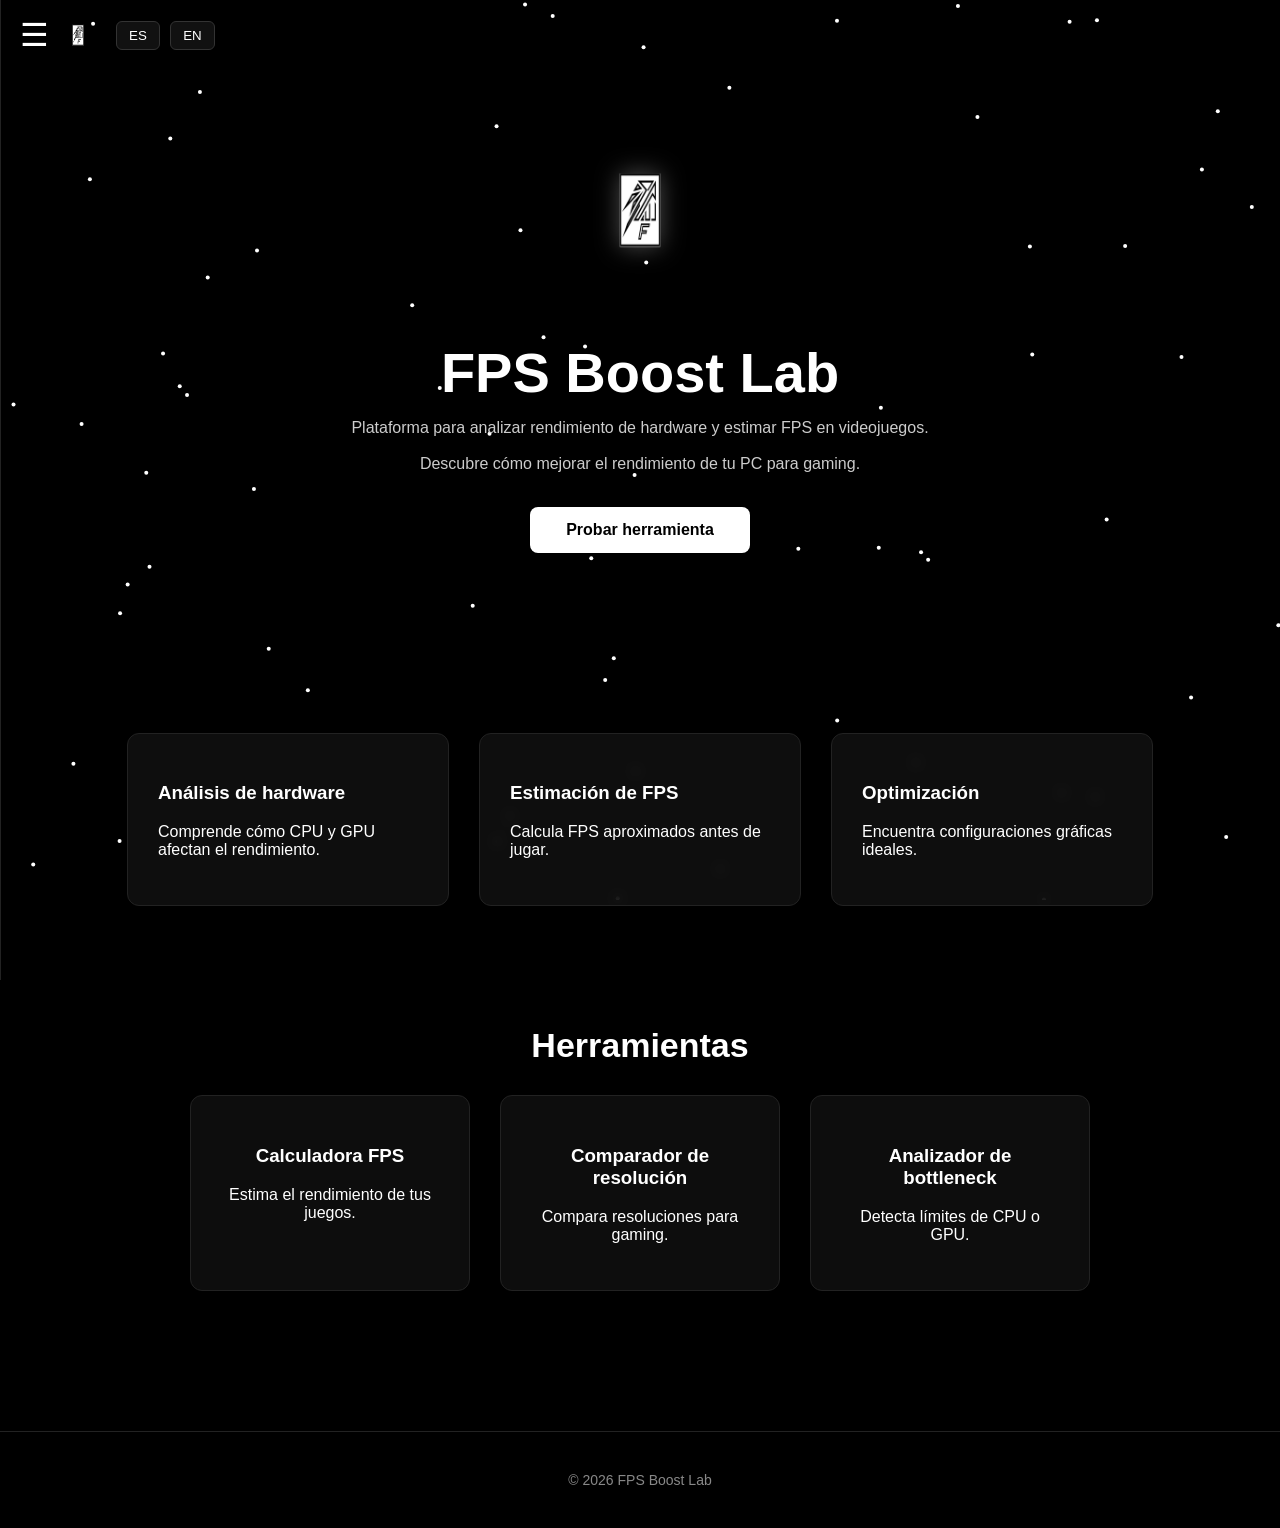
<file: index.html>
<!DOCTYPE html>
<html lang="es">

<head>

<meta charset="UTF-8">
<meta name="viewport" content="width=device-width, initial-scale=1.0">

<title>FPS Boost Lab</title>

<link rel="icon" href="img/logo.png">
<link rel="manifest" href="manifest.json">
<link rel="stylesheet" href="css/style.css">

</head>

<body>

<canvas id="bg"></canvas>

<header class="topbar">

<div class="header-left">

<div class="menu-btn" onclick="toggleMenu()">☰</div>

<img src="img/logo.png" class="logo-top">

</div>

<div class="lang-switch">
<button onclick="setLang('es')">ES</button>
<button onclick="setLang('en')">EN</button>
</div>

</header>


<div id="sidebar" class="sidebar">

<div class="sidebar-logo">
<img src="img/logo.png">
</div>

<a id="menu1" href="#">Inicio</a>
<a id="menu2" href="./FpsBoostLab/">Calculadora FPS</a>
<a id="menu3" href="#tools">Herramientas</a>

</div>


<section class="hero">

<img src="img/logo.png" class="hero-logo">

<h1>FPS Boost Lab</h1>

<p id="text1">
Plataforma para analizar rendimiento de hardware y estimar FPS en videojuegos.
</p>

<p id="text2">
Descubre cómo mejorar el rendimiento de tu PC para gaming.
</p>

<a class="btn" href="./FpsBoostLab/" id="button">
Probar herramienta
</a>

</section>


<section class="features">

<div class="feature">
<h3 id="f1t">Análisis de hardware</h3>
<p id="f1d">Comprende cómo CPU y GPU afectan el rendimiento.</p>
</div>

<div class="feature">
<h3 id="f2t">Estimación de FPS</h3>
<p id="f2d">Calcula FPS aproximados antes de jugar.</p>
</div>

<div class="feature">
<h3 id="f3t">Optimización</h3>
<p id="f3d">Encuentra configuraciones gráficas ideales.</p>
</div>

</section>


<section class="tools" id="tools">

<h2 id="toolsTitle">Herramientas</h2>

<div class="tool-grid">

<div class="tool-card">
<h3 id="tool1">Calculadora FPS</h3>
<p id="tool1d">Estima el rendimiento de tus juegos.</p>
</div>

<div class="tool-card">
<h3 id="tool2">Comparador de resolución</h3>
<p id="tool2d">Compara resoluciones para gaming.</p>
</div>

<div class="tool-card">
<h3 id="tool3">Analizador de bottleneck</h3>
<p id="tool3d">Detecta límites de CPU o GPU.</p>
</div>

</div>

</section>


<footer class="footer">
© 2026 FPS Boost Lab
</footer>


<script src="js/script.js"></script>

</body>
</html>
</file>
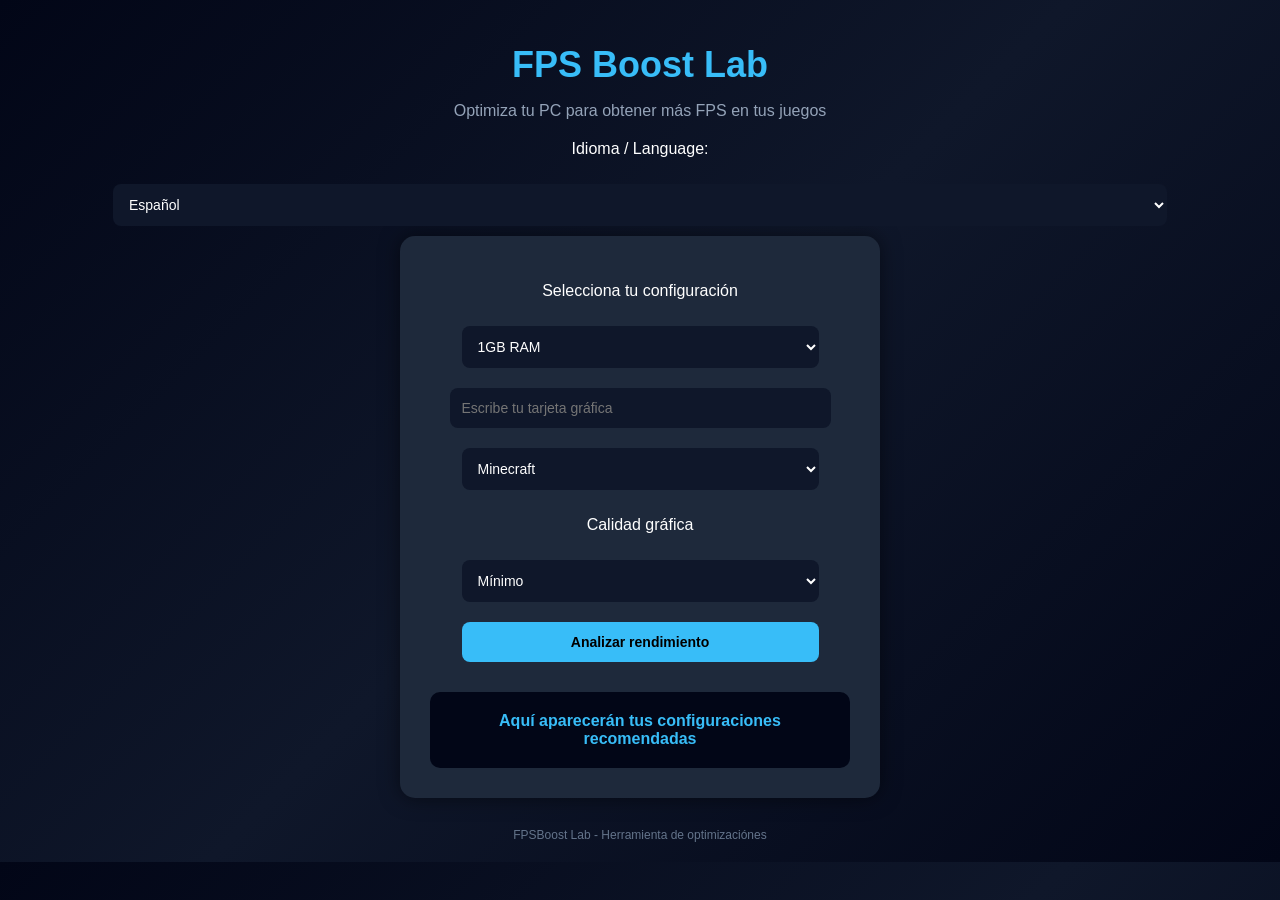
<file: FpsBoostLab/index.html>
<!DOCTYPE html>
<html lang="es">
<head>
<meta charset="UTF-8">
<meta name="viewport" content="width=device-width, initial-scale=1.0">
<title>FPS Boost Lab</title>

<!-- PWA -->
<link rel="manifest" href="manifest.json">
<link rel="icon" href="icon-192.png" type="image/png">
<link rel="apple-touch-icon" href="icon-192.png">
<meta name="theme-color" content="#0f172a">

<style>
body{
  background:linear-gradient(135deg,#020617,#0f172a,#020617);
  color:white;
  font-family:Arial;
  text-align:center;
  padding:20px;
  margin:0;
}
h1{
  color:#38bdf8;
  font-size:36px;
  margin-bottom:10px;
}
.subtitle{
  color:#94a3b8;
  margin-bottom:20px;
}
.container{
  background:#1e293b;
  padding:30px;
  border-radius:15px;
  width:420px;
  margin:auto;
  box-shadow:0px 0px 20px rgba(0,0,0,0.5);
}
select,input,button{
  padding:12px;
  margin:10px 0;
  width:85%;
  border-radius:8px;
  border:none;
  font-size:14px;
}
select,input{
  background:#0f172a;
  color:white;
}
button{
  background:#38bdf8;
  color:black;
  font-weight:bold;
  cursor:pointer;
  transition:0.3s;
}
button:hover{
  background:#0ea5e9;
}
.resultado{
  margin-top:20px;
  background:#020617;
  padding:20px;
  border-radius:10px;
  color:#38bdf8;
  font-weight:bold;
}
.footer{
  margin-top:30px;
  color:#64748b;
  font-size:12px;
}
.btn-afiliado{
  display:inline-block;
  padding:10px 20px;
  margin:5px;
  background:#38bdf8;
  color:black;
  border-radius:8px;
  text-decoration:none;
  font-weight:bold;
  transition:0.3s;
}
.btn-afiliado:hover{
  background:#0ea5e9;
}
@media (max-width: 480px){
  .container{
    width:90%;
    padding:20px;
  }
  select,input,button{
    width:95%;
  }
}
</style>
</head>

<body>

<h1 id="title">FPS Boost Lab</h1>
<p class="subtitle" id="subtitle">Optimiza tu PC para obtener más FPS en tus juegos</p>

<p>Idioma / Language:</p>
<select id="lang" onchange="cambiarIdioma()">
  <option value="es">Español</option>
  <option value="en">English</option>
</select>

<div class="container">
  <p id="selectConfig">Selecciona tu configuración</p>

  <select id="ram"></select>
  <input list="gpus" id="gpu" placeholder="">
  <datalist id="gpus"></datalist>

  <select id="game"></select>

  <p id="calidadLabel">Calidad gráfica</p>
  <select id="calidad"></select>

  <button onclick="optimizar()" id="btnAnalizar">Analizar rendimiento</button>

  <div class="resultado" id="resultado">Aquí aparecerán tus configuraciones recomendadas</div>
</div>

<div class="footer" id="footer">FPSBoost Lab - Herramienta de optimizaciónes</div>

<script>
// Textos estáticos
const textos = {
  es: {
    title: "FPS Boost Lab",
    subtitle: "Optimiza tu PC para obtener más FPS en tus juegos",
    selectConfig: "Selecciona tu configuración",
    calidadGrafica: "Calidad gráfica",
    boton: "Analizar rendimiento",
    resultadoDefault: "Aquí aparecerán tus configuraciones recomendadas",
    footer: "FPSBoost Lab - Herramienta de optimizaciónes",
    comprarGPU: "Comprar GPU recomendada",
    comprarRAM: "Comprar RAM recomendada",
    ram: ["1GB RAM","2GB RAM","4GB RAM","6GB RAM","8GB RAM","12GB RAM","16GB RAM","32GB RAM"],
    juegos: ["Minecraft","Valorant","Fortnite","CS2","GTA V","Roblox","League of Legends","Apex Legends","Warzone"],
    calidad: ["Mínimo","Bajo","Medio","Alto","Ultra"]
  },
  en: {
    title: "FPS Boost Lab",
    subtitle: "Optimize your PC for higher FPS in games",
    selectConfig: "Select your configuration",
    calidadGrafica: "Graphics quality",
    boton: "Analyze performance",
    resultadoDefault: "Your recommended settings will appear here",
    footer: "FPSBoost Lab - Optimization tool",
    comprarGPU: "Buy recommended GPU",
    comprarRAM: "Buy recommended RAM",
    ram: ["1GB RAM","2GB RAM","4GB RAM","6GB RAM","8GB RAM","12GB RAM","16GB RAM","32GB RAM"],
    juegos: ["Minecraft","Valorant","Fortnite","CS2","GTA V","Roblox","League of Legends","Apex Legends","Warzone"],
    calidad: ["Minimum","Low","Medium","High","Ultra"]
  }
};

// GPUs fijas
const gpuList = ["Intel HD 4000","Intel UHD 605","Intel UHD 620","Intel Iris Xe",
"GTX 750","GTX 950","GTX 1050","GTX 1050 Ti","GTX 1650","GTX 1660",
"RTX 2060","RTX 3060","RTX 4060","RX 560","RX 570","RX 580","RX 6500","RX 6600"];

// Cambiar idioma dinámico
function cambiarIdioma(){
  const lang = document.getElementById("lang").value;
  const t = textos[lang];
  document.getElementById("title").innerText = t.title;
  document.getElementById("subtitle").innerText = t.subtitle;
  document.getElementById("selectConfig").innerText = t.selectConfig;
  document.getElementById("calidadLabel").innerText = t.calidadGrafica;
  document.getElementById("btnAnalizar").innerText = t.boton;
  document.getElementById("resultado").innerText = t.resultadoDefault;
  document.getElementById("footer").innerText = t.footer;

  // Llenar RAM
  let ramSelect = document.getElementById("ram");
  ramSelect.innerHTML = "";
  t.ram.forEach(r => { ramSelect.innerHTML += `<option>${r}</option>` });

  // Llenar juegos
  let gameSelect = document.getElementById("game");
  gameSelect.innerHTML = "";
  t.juegos.forEach(g => { gameSelect.innerHTML += `<option>${g}</option>` });

  // Llenar calidad
  let calSelect = document.getElementById("calidad");
  calSelect.innerHTML = "";
  t.calidad.forEach(c => { calSelect.innerHTML += `<option>${c}</option>` });

  // Placeholder GPU
  document.getElementById("gpu").placeholder = lang=="es"?"Escribe tu tarjeta gráfica":"Type your GPU";
  // Llenar datalist
  let gpuDatalist = document.getElementById("gpus");
  gpuDatalist.innerHTML = "";
  gpuList.forEach(g => { gpuDatalist.innerHTML += `<option value="${g}">` });
}

// Inicializa idioma por defecto
cambiarIdioma();

// Optimización de FPS
function optimizar() {
  let lang = document.getElementById("lang").value;
  let ram = document.getElementById("ram").value;
  let gpu = document.getElementById("gpu").value;
  let game = document.getElementById("game").value;
  let calidad = document.getElementById("calidad").value;

  let fps = 0;

  // GPU
  if(gpu == "Intel HD 4000"){ fps += 40 }
  else if(gpu == "Intel UHD 605"){ fps += 60 }
  else if(gpu == "Intel UHD 620"){ fps += 80 }
  else if(gpu == "Intel Iris Xe"){ fps += 140 }
  else if(gpu == "GTX 750"){ fps += 120 }
  else if(gpu == "GTX 950"){ fps += 160 }
  else if(gpu == "GTX 1050"){ fps += 200 }
  else if(gpu == "GTX 1050 Ti"){ fps += 240 }
  else if(gpu == "GTX 1650"){ fps += 300 }
  else if(gpu == "GTX 1660"){ fps += 350 }
  else if(gpu == "RTX 2060"){ fps += 420 }
  else if(gpu == "RTX 3060"){ fps += 520 }
  else if(gpu == "RTX 4060"){ fps += 650 }
  else if(gpu == "RX 560"){ fps += 180 }
  else if(gpu == "RX 570"){ fps += 260 }
  else if(gpu == "RX 580"){ fps += 300 }
  else if(gpu == "RX 6500"){ fps += 340 }
  else if(gpu == "RX 6600"){ fps += 500 }

  // RAM
  if(ram == "1GB RAM"){ fps -= 120 }
  else if(ram == "2GB RAM"){ fps -= 80 }
  else if(ram == "4GB RAM"){ fps -= 40 }
  else if(ram == "6GB RAM"){ fps -= 20 }
  else if(ram == "8GB RAM"){ fps += 0 }
  else if(ram == "12GB RAM"){ fps += 20 }
  else if(ram == "16GB RAM"){ fps += 40 }
  else if(ram == "32GB RAM"){ fps += 80 }

  // Juegos
  if(game == "Minecraft"){ fps += 120 }
  else if(game == "Valorant"){ fps += 100 }
  else if(game == "Roblox"){ fps += 90 }
  else if(game == "League of Legends"){ fps += 110 }
  else if(game == "CS2"){ fps -= 60 }
  else if(game == "Fortnite"){ fps -= 80 }
  else if(game == "GTA V"){ fps -= 100 }
  else if(game == "Apex Legends"){ fps -= 120 }
  else if(game == "Warzone"){ fps -= 180 }

  // Calidad gráfica
  if(calidad == textos[lang].calidad[0]){ fps *= 1.35 }
  else if(calidad == textos[lang].calidad[1]){ fps *= 1.15 }
  else if(calidad == textos[lang].calidad[2]){ fps *= 1 }
  else if(calidad == textos[lang].calidad[3]){ fps *= 0.75 }
  else if(calidad == textos[lang].calidad[4]){ fps *= 0.55 }

  if(fps < 5){ fps = 5 }
  let fpsMostrar = Math.round(fps);
  if(fps > 500){ fpsMostrar = "500+" }

  // Score
  let score = Math.round(fps / 5);
  if(score > 100){ score = 100 }
  if(score < 1){ score = 1 }

  // Nivel
  let nivel = "";
  if(score < 20){ nivel = lang=="es"?"PC gama baja":"Low-end PC" }
  else if(score < 40){ nivel = lang=="es"?"PC gama media":"Mid-range PC" }
  else if(score < 70){ nivel = lang=="es"?"PC gama alta":"High-end PC" }
  else{ nivel = lang=="es"?"PC de muy alta gama":"Top-tier PC" }

  // Recomendación
  let recomendacion = "";
  if(fps < 30){ recomendacion = lang=="es"?"Usar gráficos en MÍNIMO":"Use MINIMUM graphics" }
  else if(fps < 60){ recomendacion = lang=="es"?"Usar gráficos en BAJO":"Use LOW graphics" }
  else if(fps < 120){ recomendacion = lang=="es"?"Usar gráficos en MEDIO":"Use MEDIUM graphics" }
  else if(fps < 200){ recomendacion = lang=="es"?"Usar gráficos en ALTO":"Use HIGH graphics" }
  else{ recomendacion = lang=="es"?"Tu PC puede jugar en ULTRA sin problemas":"Your PC can run ULTRA without problems" }

  // Botones de afiliados
  let afiliados = `<div class="afiliados">
    <a href="https://www.amazon.com/?tag=joelpem-20" target="_blank" class="btn-afiliado">${textos[lang].comprarGPU}</a>
    <a href="https://www.amazon.com/?tag=joelpem-20" target="_blank" class="btn-afiliado">${textos[lang].comprarRAM}</a>
  </div>`;

  let resultado = 
  "🎮 FPS estimados: " + fpsMostrar + " FPS <br><br>" +
  "⚙️ Calidad seleccionada: " + calidad + "<br><br>" +
  "📊 Score del sistema: " + score + "/100 <br><br>" +
  nivel + "<br><br>" +
  "💡 " + recomendacion + "<br><br>" +
  afiliados;

  document.getElementById("resultado").innerHTML = resultado;
}
</script>
</body>
</html>
</file>
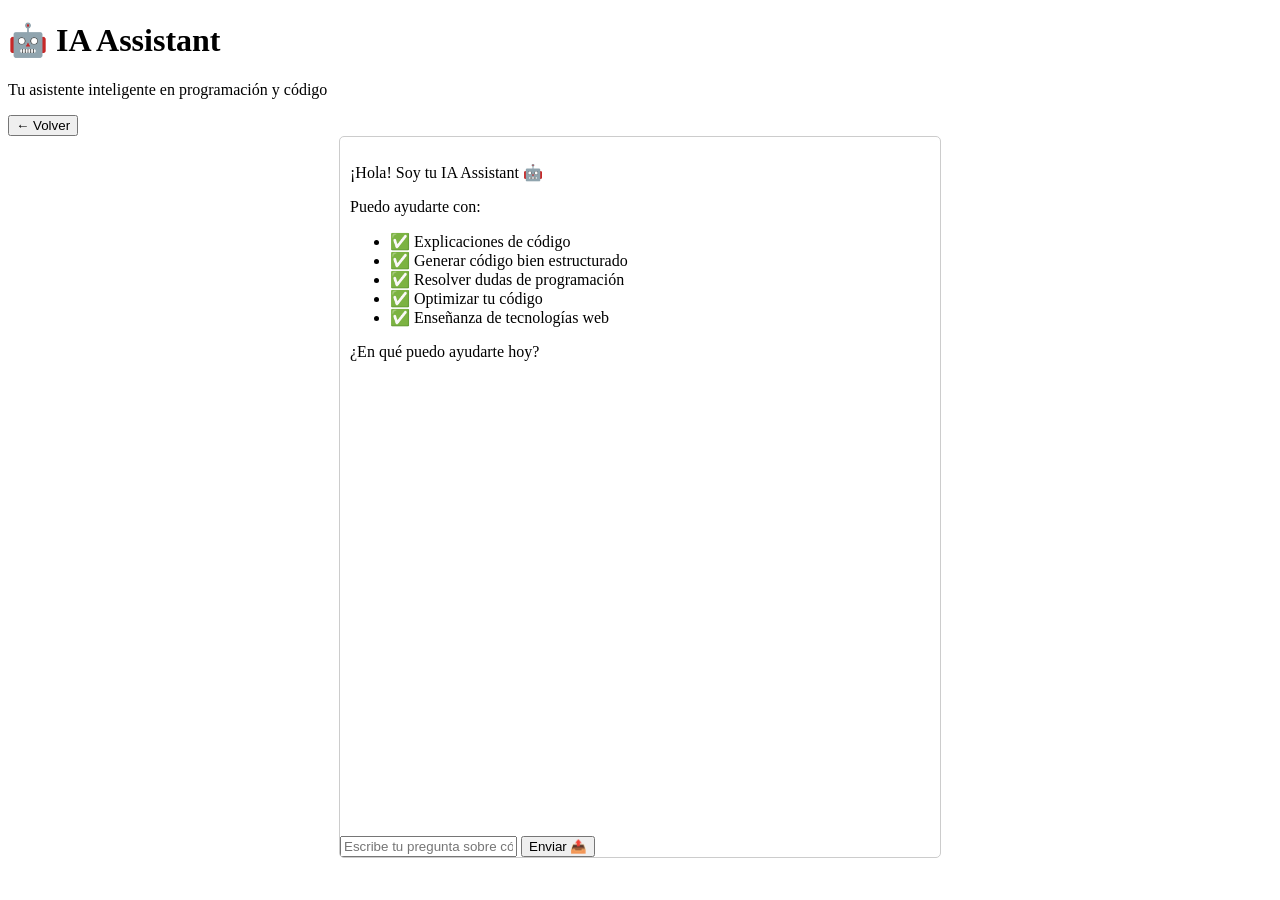
<file: IA-Assistant/index.html>
<!DOCTYPE html>
<html lang="es">
<head>
    <meta charset="UTF-8">
    <meta name="viewport" content="width=device-width, initial-scale=1.0">
    <title>IA Assistant - Programación y Código</title>
    <link rel="stylesheet" href="css/style.css">
</head>
<body>
    <div class="container">
        <header class="header">
            <div class="header-content">
                <h1>🤖 IA Assistant</h1>
                <p>Tu asistente inteligente en programación y código</p>
            </div>
            <button class="back-btn" onclick="window.location.href='../index.html'">← Volver</button>
        </header>

        <main class="chat-container">
            <div class="chat-messages" id="chatMessages">
                <div class="message bot-message">
                    <div class="message-content">
                        <p>¡Hola! Soy tu IA Assistant 🤖</p>
                        <p>Puedo ayudarte con:</p>
                        <ul>
                            <li>✅ Explicaciones de código</li>
                            <li>✅ Generar código bien estructurado</li>
                            <li>✅ Resolver dudas de programación</li>
                            <li>✅ Optimizar tu código</li>
                            <li>✅ Enseñanza de tecnologías web</li>
                        </ul>
                        <p>¿En qué puedo ayudarte hoy?</p>
                    </div>
                </div>
            </div>

            <div class="chat-input-area">
                <div class="input-wrapper">
                    <input 
                        type="text" 
                        id="userInput" 
                        placeholder="Escribe tu pregunta sobre código o programación..."
                        onkeypress="handleKeyPress(event)"
                        autocomplete="off"
                    >
                    <button id="sendBtn" onclick="sendMessage()" class="send-btn">
                        Enviar 📤
                    </button>
                </div>
                <div class="loading" id="loading" style="display:none;">
                    <span class="spinner"></span>
                    <span>IA pensando...</span>
                </div>
            </div>
        </main>
    </div>

    <script src="js/ai-engine.js"></script>
    <script src="js/chatbot.js"></script>
</body>
</html>
</file>
<file: css/style.css>
body{
margin:0;
font-family:Segoe UI, Arial, sans-serif;
background:#000;
color:white;
overflow-x:hidden;
}

/* PARTICLES */

#bg{
position:fixed;
top:0;
left:0;
width:100%;
height:100%;
z-index:-1;
}

/* HEADER */

.header{
position:fixed;
top:0;
left:0;
width:100%;
display:flex;
justify-content:space-between;
align-items:center;
padding:15px 25px;
background:rgba(10,10,10,0.65);
backdrop-filter:blur(12px);
border-bottom:1px solid #222;
z-index:1000;
}

.header-left{
display:flex;
align-items:center;
gap:12px;
}

/* MENU BUTTON */

.menu-btn{
font-size:28px;
cursor:pointer;
user-select:none;
transition:0.2s;
}

.menu-btn:hover{
opacity:0.7;
}

/* LOGO HEADER */

.logo-top{
height:34px;
width:auto;
object-fit:contain;
}

/* LANGUAGE */

.lang-switch button{
background:#111;
border:1px solid #333;
color:white;
padding:6px 12px;
margin-left:6px;
border-radius:6px;
cursor:pointer;
transition:0.2s;
}

.lang-switch button:hover{
background:#222;
}

/* SIDEBAR */

.sidebar{
position:fixed;
top:0;
left:-260px;
width:260px;
height:100%;
background:#0a0a0a;
padding-top:80px;
transition:0.3s;
border-right:1px solid #222;
z-index:999;
}

.sidebar.open{
left:0;
}

.sidebar a{
display:block;
padding:16px 30px;
text-decoration:none;
color:white;
font-size:16px;
transition:0.2s;
}

.sidebar a:hover{
background:#1a1a1a;
}

/* SIDEBAR LOGO */

.sidebar-logo{
text-align:center;
margin-bottom:40px;
}

.sidebar-logo img{
width:70px;
height:auto;
object-fit:contain;
opacity:0.9;
}

/* HERO */

.hero{
text-align:center;
padding-top:150px;
padding-bottom:100px;
max-width:900px;
margin:auto;
}

.hero-logo{
width:120px;
height:auto;
object-fit:contain;
margin-bottom:20px;
filter:drop-shadow(0 0 12px rgba(255,255,255,0.3));
}

.hero h1{
font-size:56px;
margin-bottom:10px;
}

.hero p{
max-width:650px;
margin:auto;
margin-top:10px;
color:#ccc;
line-height:1.6;
}

/* BUTTON */

.btn{
display:inline-block;
margin-top:30px;
padding:14px 36px;
background:white;
color:black;
border-radius:8px;
text-decoration:none;
font-weight:bold;
transition:0.25s;
}

.btn:hover{
transform:translateY(-3px);
box-shadow:0 0 20px rgba(255,255,255,0.4);
}

/* FEATURES */

.features{
display:flex;
flex-wrap:wrap;
justify-content:center;
gap:30px;
margin-top:80px;
padding:0 20px;
}

.feature{
background:rgba(20,20,20,0.7);
backdrop-filter:blur(8px);
padding:30px;
border-radius:12px;
border:1px solid #222;
max-width:260px;
transition:0.25s;
}

.feature:hover{
transform:translateY(-8px);
border-color:#444;
}

/* TOOLS */

.tools{
text-align:center;
margin-top:120px;
padding:0 20px;
}

.tools h2{
font-size:34px;
margin-bottom:30px;
}

.tool-grid{
display:grid;
grid-template-columns:repeat(auto-fit,minmax(260px,1fr));
gap:30px;
max-width:900px;
margin:auto;
}

.tool-card{
background:rgba(18,18,18,0.75);
backdrop-filter:blur(10px);
padding:30px;
border-radius:12px;
border:1px solid #222;
transition:0.25s;
}

.tool-card:hover{
transform:translateY(-8px);
border-color:#444;
}

/* FOOTER */

.footer{
margin-top:140px;
padding:40px;
text-align:center;
color:#888;
border-top:1px solid #222;
font-size:14px;
}

/* RESPONSIVE */

@media (max-width:700px){

.hero h1{
font-size:40px;
}

.features{
flex-direction:column;
align-items:center;
}

}

/* TOP BAR - LOGO + MENÚ */
.topbar{
    position: fixed;
    top: 0;
    left: 0;
    width: 100%;
    height: 70px;
    display: flex;
    align-items: center;
    gap: 15px;
    padding-left: 20px;
    background: transparent;
    z-index: 2000;
}

/* botón de menú */
.menu-btn{
    font-size: 32px;
    cursor: pointer;
    user-select: none;
    z-index: 2001;
    color: white;
}

/* logo al lado del menú */
.top-logo{
    height: 42px;
    width: auto;
    object-fit: contain;
    filter: drop-shadow(0 0 4px rgba(255,255,255,0.3));
}
</file>
<file: IA-Assistant/css/style.css>
.chat-container {
    display: flex;
    flex-direction: column;
    justify-content: flex-end;
    max-width: 600px;
    margin: auto;
    height: 80vh;
    border: 1px solid #ccc;
    border-radius: 5px;
    overflow: hidden;
}

.chat-messages {
    flex: 1;
    display: flex;
    flex-direction: column;
    padding: 10px;
    overflow-y: auto;
}

.chat-message {
    margin: 5px 0;
    padding: 10px;
    border-radius: 10px;
    max-width: 80%;
    position: relative;
}

.chat-message.user {
    align-self: flex-end;
    background-color: #e1ffc7;
}

.chat-message.bot {
    align-self: flex-start;
    background-color: #f1f1f1;
}

.input-area {
    display: flex;
    padding: 10px;
    border-top: 1px solid #ccc;
}

.input-area input {
    flex: 1;
    padding: 10px;
    border: 1px solid #ccc;
    border-radius: 5px;
}

.input-area button {
    margin-left: 10px;
    padding: 10px;
    border: none;
    border-radius: 5px;
    background-color: #5cb85c;
    color: white;
    cursor: pointer;
}

.input-area button:hover {
    background-color: #4cae4c;
}

@media (max-width: 600px) {
    .chat-container {
        width: 100%;
        height: 100vh;
    }
}
</file>
